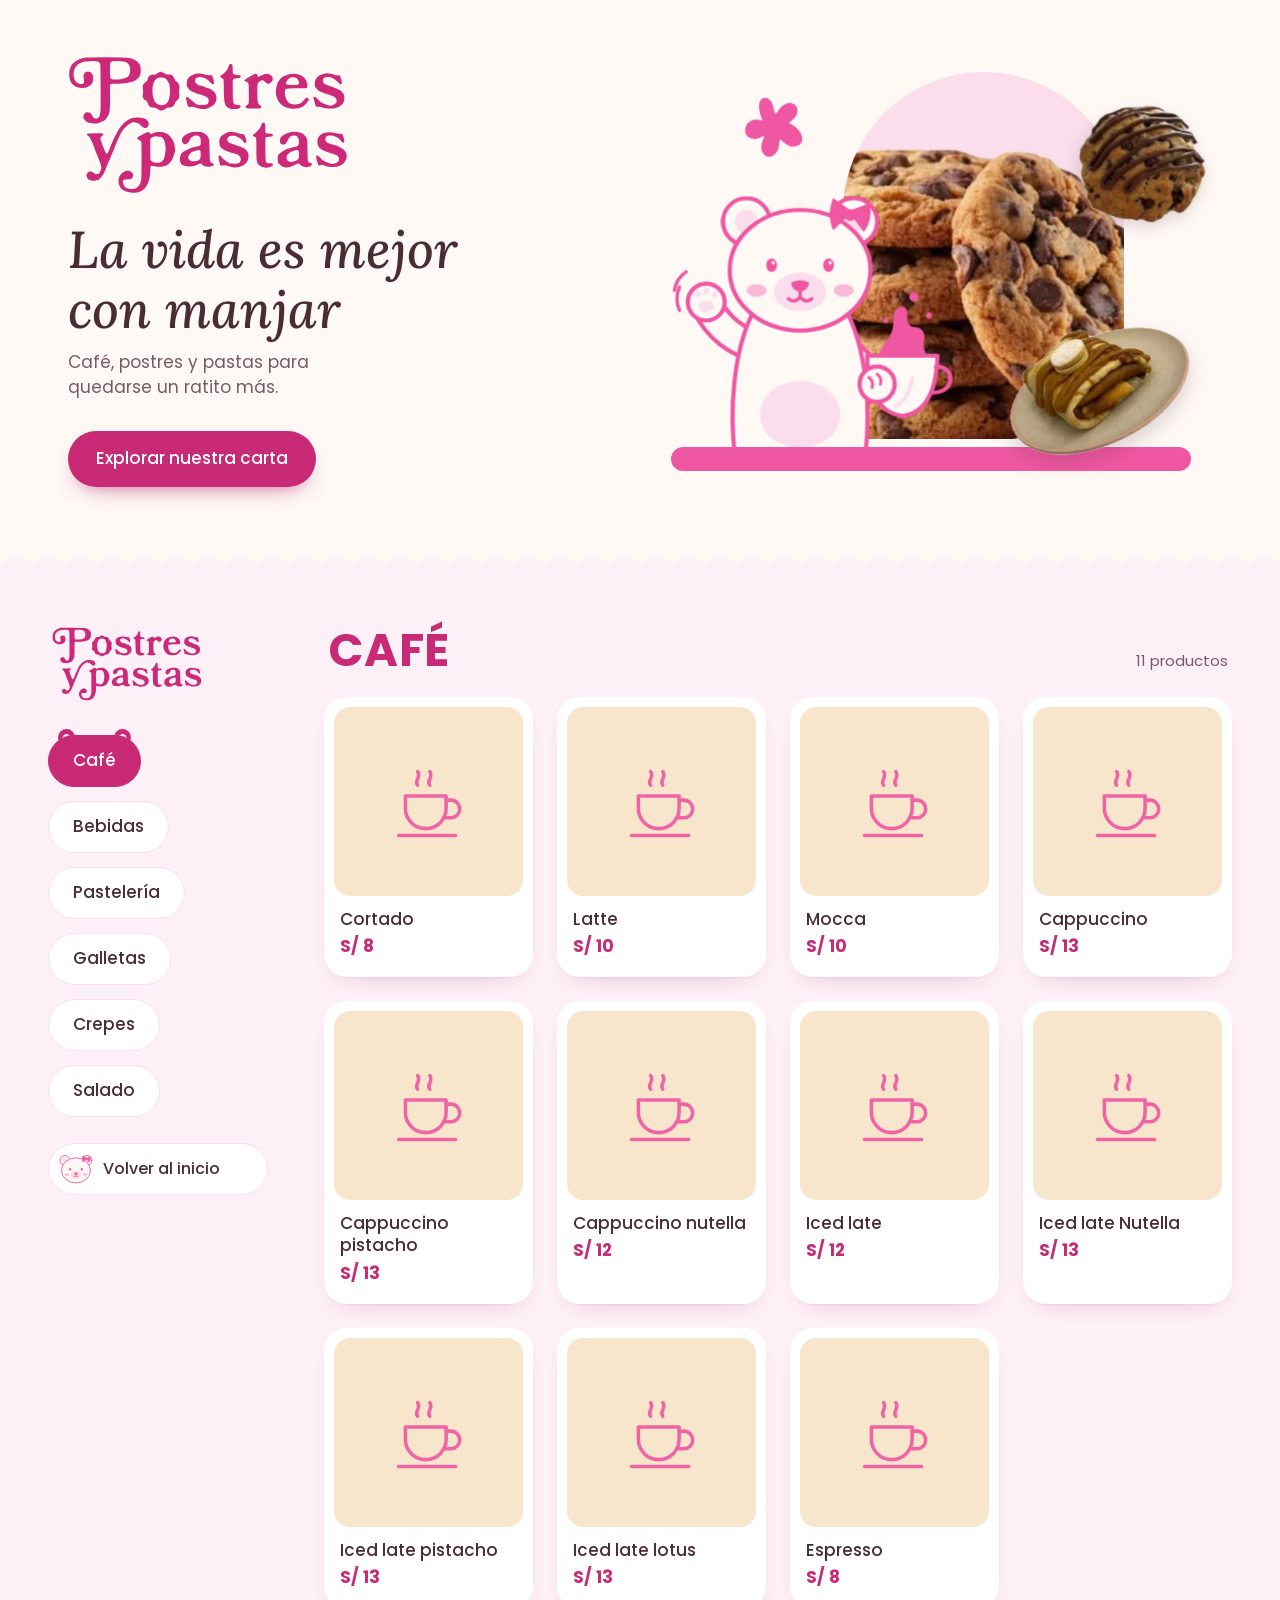
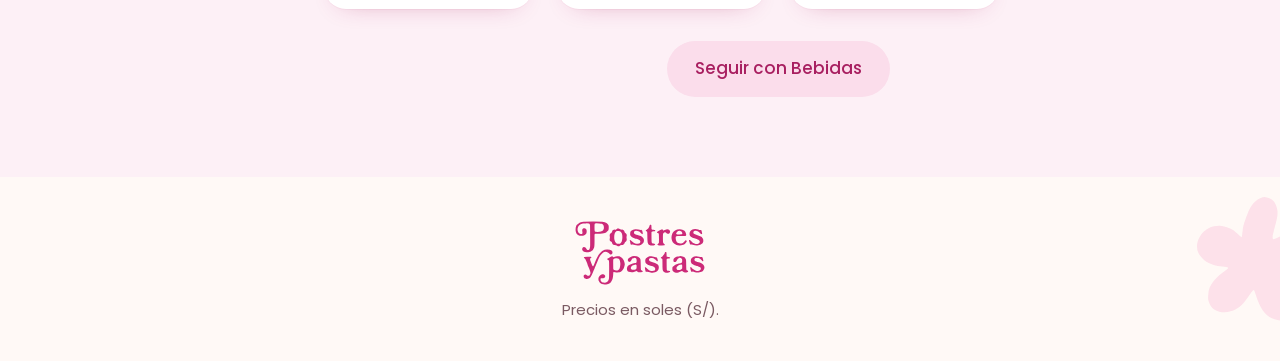
<file: index.html>
<!DOCTYPE html>
<html lang="es">
<head>
  <meta charset="utf-8">
  <meta name="viewport" content="width=device-width, initial-scale=1, viewport-fit=cover">
  <title>Carta | Postres y pastas</title>
  <meta name="description" content="Carta digital de Postres y pastas: café, bebidas, pastelería, galletas, crepes y salados.">
  <meta name="theme-color" content="#FFF9F6">
  <link rel="icon" href="img/marca/osito-cara.svg" type="image/svg+xml">
  <link rel="apple-touch-icon" href="img/marca/icono-180.png">
  <link rel="stylesheet" href="css/fuentes.css">
  <link rel="stylesheet" href="css/estilos.css">
</head>
<body>
  <a class="saltar" href="#carta">Ir a la carta</a>

  <!-- PORTADA -->
  <header class="portada" id="inicio">
    <div class="portada__texto">
      <h1 class="portada__logo">
        <img src="img/marca/logo.svg" alt="Postres y pastas" width="522" height="258">
      </h1>
      <p class="portada__bienvenida" data-texto="bienvenida">Un abrazo de oso en cada taza</p>
      <p class="portada__sub" data-texto="subtitulo">Café, postres y pastas para quedarse un ratito más.</p>
      <div class="portada__acciones">
        <a class="boton boton--principal" href="#carta" data-ir-carta>Explorar nuestra carta</a>
        <a class="boton boton--whatsapp" data-whatsapp hidden target="_blank" rel="noopener">
          <svg aria-hidden="true" viewBox="0 0 24 24" width="22" height="22"><path fill="currentColor" d="M12 2a10 10 0 0 0-8.6 15.1L2 22l5-1.3A10 10 0 1 0 12 2Zm0 18.2a8.2 8.2 0 0 1-4.2-1.1l-.3-.2-3 .8.8-2.9-.2-.3A8.2 8.2 0 1 1 12 20.2Zm4.5-6.1c-.2-.1-1.5-.7-1.7-.8s-.4-.1-.6.1-.6.8-.8 1-.3.2-.5.1a6.7 6.7 0 0 1-3.3-2.9c-.3-.4.3-.4.8-1.3.1-.2 0-.3 0-.4l-.8-1.8c-.2-.5-.4-.4-.6-.4h-.5a1 1 0 0 0-.7.3 3 3 0 0 0-.9 2.2 5.1 5.1 0 0 0 1.1 2.7 11.6 11.6 0 0 0 4.4 3.9c1.6.7 2.3.8 3.1.6a2.6 2.6 0 0 0 1.7-1.2 2.1 2.1 0 0 0 .2-1.2c-.1-.1-.3-.2-.5-.3Z"/></svg>
          Escríbenos por WhatsApp
        </a>
      </div>
    </div>

    <!-- Composición: fotos de la carta + mascota -->
    <div class="escena" aria-hidden="true">
      <div class="escena__arco">
        <img src="img/carta/galletas-pila.webp" alt="" width="401" height="349">
      </div>
      <img class="escena__flor" src="img/marca/flor.svg" alt="">
      <img class="escena__galleta" src="img/carta/galleta-fudge.webp" alt="" width="204" height="187">

      <div class="escena__osito-caja">
      <svg class="escena__osito" viewBox="0 0 360 340">
        <g fill="none" stroke="#F057A2" stroke-width="5" stroke-linecap="round" stroke-linejoin="round">
          <g class="osito__brazo">
            <path d="M118 214 C 90 208 68 190 56 166" stroke-width="40"/>
            <path d="M118 214 C 90 208 68 190 56 166" stroke="#FFF9F6" stroke-width="30"/>
            <circle cx="54" cy="160" r="22" fill="#FFF9F6"/>
            <ellipse cx="54" cy="165" rx="9" ry="7" fill="#FBDDEB" stroke="none"/>
            <circle cx="44" cy="151" r="3.6" fill="#FBDDEB" stroke="none"/>
            <circle cx="54" cy="147" r="3.6" fill="#FBDDEB" stroke="none"/>
            <circle cx="64" cy="151" r="3.6" fill="#FBDDEB" stroke="none"/>
            <path d="M22 142 q -6 14 0 28 M 30 124 q -12 8 -14 22" stroke-width="4"/>
          </g>
          <path d="M214 214 C 232 228 244 244 256 256" stroke-width="40"/>
          <path d="M214 214 C 232 228 244 244 256 256" stroke="#FFF9F6" stroke-width="30"/>
          <path d="M108 176 C 86 222 82 290 88 342 H 244 C 250 290 246 222 224 176" fill="#FFF9F6"/>
          <ellipse cx="166" cy="294" rx="48" ry="40" fill="#FBDDEB" stroke="none"/>
          <circle cx="102" cy="64" r="28" fill="#FFF9F6"/>
          <circle cx="102" cy="64" r="14" fill="#FBDDEB" stroke="none"/>
          <circle cx="230" cy="64" r="28" fill="#FFF9F6"/>
          <circle cx="230" cy="64" r="14" fill="#FBDDEB" stroke="none"/>
          <ellipse cx="166" cy="122" rx="84" ry="72" fill="#FFF9F6"/>
          <path d="M226 52 L 206 38 C 202 50 202 62 206 72 Z M226 52 L 248 44 C 250 56 248 66 242 74 Z" fill="#F057A2" stroke-width="3"/>
          <circle cx="226" cy="56" r="7" fill="#F057A2" stroke="none"/>
          <ellipse cx="166" cy="148" rx="31" ry="23" fill="#FBDDEB" stroke="none"/>
          <path d="M155 137 q 11 -6 22 0 q -2 10 -11 11 q -9 -1 -11 -11z" fill="#F057A2" stroke="none"/>
          <path d="M166 148 v6 M166 154 q -7 8 -14 2 M166 154 q 7 8 14 2" stroke-width="4"/>
          <g class="osito__ojos">
            <ellipse cx="132" cy="116" rx="6.5" ry="8" fill="#F057A2" stroke="none"/>
            <ellipse cx="200" cy="116" rx="6.5" ry="8" fill="#F057A2" stroke="none"/>
            <circle cx="134" cy="113" r="2" fill="#FFF9F6" stroke="none"/>
            <circle cx="202" cy="113" r="2" fill="#FFF9F6" stroke="none"/>
          </g>
          <ellipse cx="114" cy="146" rx="12" ry="7.5" fill="#F9B8D5" stroke="none"/>
          <ellipse cx="218" cy="146" rx="12" ry="7.5" fill="#F9B8D5" stroke="none"/>
          <g class="osito__salpicadura">
            <path d="M258 228 C 262 214 272 206 276 194 C 279 184 276 176 280 170 C 285 163 295 165 294 175 C 293 184 296 190 304 190 C 312 190 316 198 314 206 C 312 214 316 220 318 228 Z" fill="#F057A2" stroke="none"/>
            <circle cx="302" cy="154" r="5.5" fill="#F057A2" stroke="none"/>
            <circle cx="320" cy="176" r="3.5" fill="#F057A2" stroke="none"/>
            <circle cx="268" cy="182" r="3" fill="#F057A2" stroke="none"/>
          </g>
          <path d="M246 224 H 330 C 329 262 318 292 288 296 C 258 292 247 262 246 224 Z" fill="#FFF9F6"/>
          <path d="M328 238 c 22 -4 26 30 -4 30"/>
          <path d="M300 250 c -2 16 -8 28 -20 34" stroke-width="4" stroke="#FBDDEB"/>
          <circle cx="258" cy="258" r="21" fill="#FFF9F6"/>
          <path d="M248 250 q 6 4 4 12 M258 246 q 6 4 4 12" stroke-width="3.5"/>
        </g>
      </svg>
      </div>

      <div class="escena__mostrador"></div>
      <img class="escena__crepe" src="img/carta/crepe.webp" alt="" width="279" height="200">
    </div>
  </header>

  <!-- CARTA -->
  <main class="carta" id="carta" tabindex="-1">
    <nav class="categorias" aria-label="Categorías de la carta">
      <img class="categorias__logo" src="img/marca/logo.svg" alt="" width="522" height="258">
      <div class="categorias__lista" role="tablist" aria-label="Categorías" data-lista-categorias></div>
      <button class="arriba" type="button" data-arriba aria-label="Volver al inicio">
        <img src="img/marca/osito-cara.svg" alt="" width="196" height="172">
        <span class="arriba__texto">Volver al inicio</span>
      </button>
    </nav>

    <div class="carta__contenido">
      <section class="destacados" data-destacados hidden aria-labelledby="titulo-destacados">
        <h2 class="destacados__titulo" id="titulo-destacados">Destacados</h2>
        <ul class="destacados__fila" data-fila-destacados></ul>
      </section>

      <section class="panel" role="tabpanel" data-panel tabindex="-1">
        <noscript><p class="aviso">Activa JavaScript para ver la carta.</p></noscript>
      </section>
    </div>
  </main>

  <footer class="pie">
    <img class="pie__flor" src="img/marca/flor.svg" alt="" width="217" height="229">
    <img class="pie__logo" src="img/marca/logo.svg" alt="Postres y pastas" width="522" height="258">
    <p class="pie__nota">Precios en soles (S/).</p>
    <a class="boton boton--whatsapp" data-whatsapp hidden target="_blank" rel="noopener">
      <svg aria-hidden="true" viewBox="0 0 24 24" width="22" height="22"><path fill="currentColor" d="M12 2a10 10 0 0 0-8.6 15.1L2 22l5-1.3A10 10 0 1 0 12 2Zm0 18.2a8.2 8.2 0 0 1-4.2-1.1l-.3-.2-3 .8.8-2.9-.2-.3A8.2 8.2 0 1 1 12 20.2Zm4.5-6.1c-.2-.1-1.5-.7-1.7-.8s-.4-.1-.6.1-.6.8-.8 1-.3.2-.5.1a6.7 6.7 0 0 1-3.3-2.9c-.3-.4.3-.4.8-1.3.1-.2 0-.3 0-.4l-.8-1.8c-.2-.5-.4-.4-.6-.4h-.5a1 1 0 0 0-.7.3 3 3 0 0 0-.9 2.2 5.1 5.1 0 0 0 1.1 2.7 11.6 11.6 0 0 0 4.4 3.9c1.6.7 2.3.8 3.1.6a2.6 2.6 0 0 0 1.7-1.2 2.1 2.1 0 0 0 .2-1.2c-.1-.1-.3-.2-.5-.3Z"/></svg>
      Escríbenos por WhatsApp
    </a>
  </footer>

  <!-- VENTANA DE DETALLE -->
  <dialog class="detalle" data-detalle aria-labelledby="detalle-nombre">
    <div class="detalle__marco" data-cerrar-fuera>
      <div class="detalle__hoja" data-hoja>
        <img class="detalle__osito" src="img/marca/osito-asoma.svg" alt="" width="196" height="196">
        <button class="detalle__cerrar" type="button" data-cerrar aria-label="Cerrar">
          <svg viewBox="0 0 24 24" width="22" height="22" aria-hidden="true"><path d="M6 6l12 12M18 6 6 18" stroke="currentColor" stroke-width="2.4" stroke-linecap="round"/></svg>
        </button>
        <div class="detalle__contenido" data-contenido>
          <div class="detalle__asa" aria-hidden="true"></div>
          <div class="detalle__foto" data-detalle-foto></div>
          <div class="detalle__info">
            <p class="detalle__categoria" data-detalle-categoria></p>
            <h3 class="detalle__nombre" id="detalle-nombre" data-detalle-nombre></h3>
            <p class="detalle__precio" data-detalle-precio></p>
            <p class="detalle__desc" data-detalle-desc></p>
            <p class="detalle__nota" data-detalle-nota></p>
            <button class="boton boton--suave detalle__volver" type="button" data-cerrar>Volver a la carta</button>
          </div>
        </div>
      </div>
    </div>
  </dialog>

  <script src="data/carta.js"></script>
  <script src="js/app.js"></script>
</body>
</html>
</file>
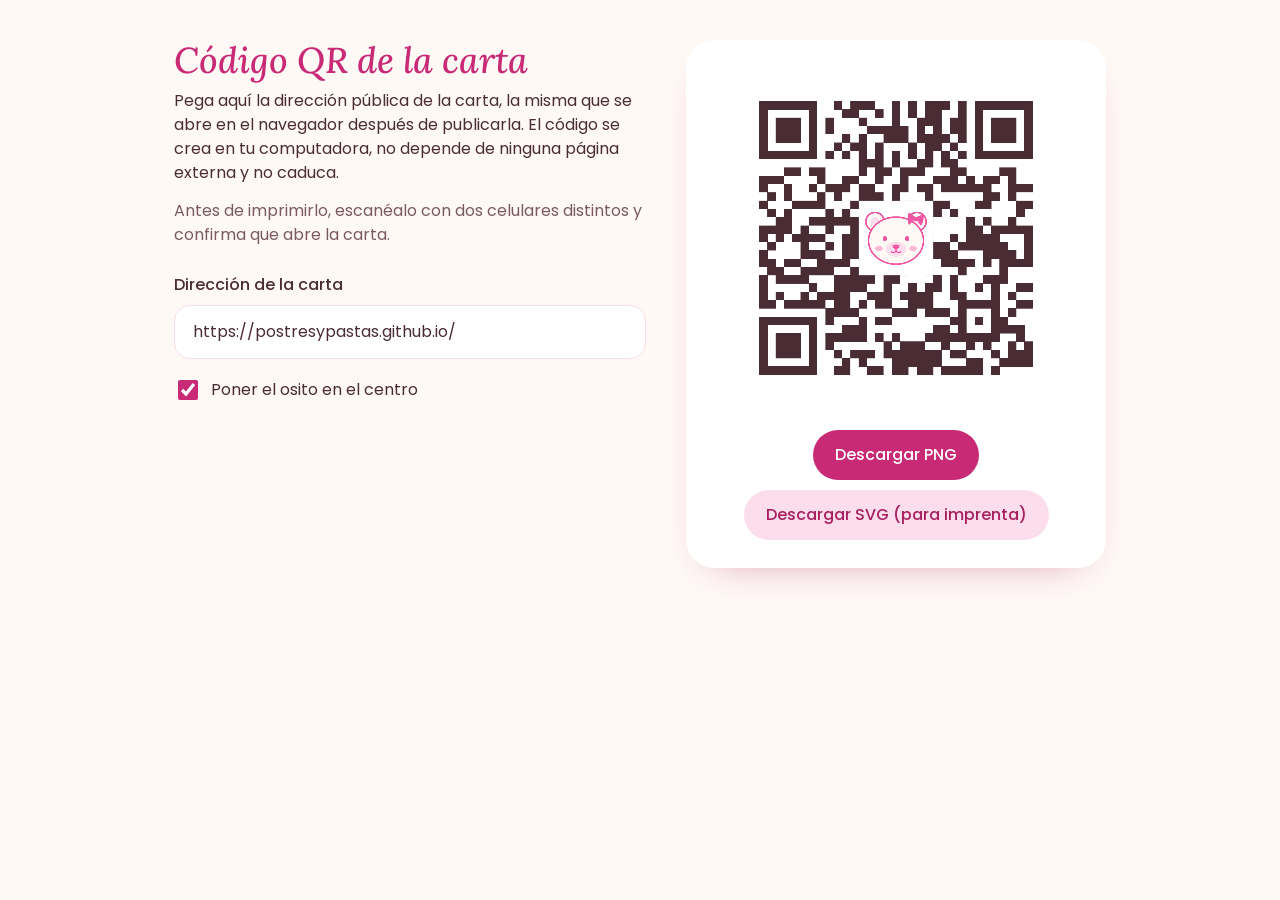
<file: herramientas/qr.html>
<!DOCTYPE html>
<html lang="es">
<head>
  <meta charset="utf-8">
  <meta name="viewport" content="width=device-width, initial-scale=1">
  <title>Código QR de la carta | Postres y pastas</title>
  <link rel="icon" href="../img/marca/osito-cara.svg" type="image/svg+xml">
  <link rel="stylesheet" href="../css/fuentes.css">
  <style>
    :root { --leche: #FFF9F6; --frambuesa: #C82A76; --algodon: #FBDDEB; --cacao: #4A2C34; --cacao-suave: #7A5A62; }
    * { box-sizing: border-box; }
    body { margin: 0; background: var(--leche); color: var(--cacao); font: 400 1rem/1.5 "Poppins", system-ui, sans-serif; }
    main { max-width: 980px; margin: 0 auto; padding: 40px 24px 64px; display: grid; gap: 40px; }
    @media (min-width: 820px) { main { grid-template-columns: 1fr 420px; align-items: start; } }
    h1 { margin: 0 0 8px; font: italic 500 2.25rem/1.15 "Lora", Georgia, serif; color: var(--frambuesa); }
    p { margin: 0 0 14px; max-width: 52ch; }
    .suave { color: var(--cacao-suave); }
    label { display: block; font-weight: 500; margin: 26px 0 8px; }
    input[type="url"] {
      width: 100%; min-height: 54px; padding: 0 18px; border-radius: 16px;
      border: 1.5px solid var(--algodon); background: #fff; font: inherit; color: inherit;
    }
    input[type="url"]:focus { outline: 3px solid var(--frambuesa); outline-offset: 2px; }
    .casilla { display: flex; gap: 10px; align-items: center; font-weight: 400; margin-top: 18px; }
    .casilla input { width: 20px; height: 20px; accent-color: var(--frambuesa); }
    .vista { background: #fff; border-radius: 28px; padding: 28px; text-align: center; box-shadow: 0 16px 40px -28px rgba(168, 31, 96, .6); }
    canvas { width: 100%; max-width: 340px; height: auto; display: block; margin: 0 auto; }
    .vacio { padding: 60px 10px; color: var(--cacao-suave); }
    .botones { display: flex; flex-wrap: wrap; gap: 10px; justify-content: center; margin-top: 22px; }
    .boton {
      display: inline-flex; align-items: center; min-height: 50px; padding: 0 22px; border-radius: 999px;
      background: var(--frambuesa); color: #fff; text-decoration: none; font-weight: 500;
    }
    .boton--suave { background: var(--algodon); color: #A81F60; }
    .aviso { margin-top: 14px; font-size: .9375rem; color: #A81F60; }
  </style>
</head>
<body>
  <main>
    <section>
      <h1>Código QR de la carta</h1>
      <p>Pega aquí la dirección pública de la carta, la misma que se abre en el navegador después de publicarla. El código se crea en tu computadora, no depende de ninguna página externa y no caduca.</p>
      <p class="suave">Antes de imprimirlo, escanéalo con dos celulares distintos y confirma que abre la carta.</p>

      <label for="url">Dirección de la carta</label>
      <input id="url" type="url" inputmode="url" placeholder="https://..." autocomplete="off" spellcheck="false">
      <p class="aviso" id="aviso" hidden></p>

      <label class="casilla"><input type="checkbox" id="osito" checked> Poner el osito en el centro</label>
    </section>

    <section class="vista" aria-live="polite">
      <canvas id="lienzo" width="1200" height="1200" hidden aria-label="Código QR de la carta"></canvas>
      <p class="vacio" id="vacio">Todavía no hay una dirección pública. Cuando publiques la carta, pégala a la izquierda y aquí aparecerá el código.</p>
      <div class="botones" id="botones" hidden>
        <a class="boton" id="png" download="qr-carta-postres-y-pastas.png">Descargar PNG</a>
        <a class="boton boton--suave" id="svg" download="qr-carta-postres-y-pastas.svg">Descargar SVG (para imprenta)</a>
      </div>
    </section>
  </main>

  <script src="../data/carta.js"></script>
  <script src="qr-codigo.js"></script>
  <script>
  (function () {
    "use strict";
    const COLOR = "#4A2C34";
    const MARGEN = 4; // módulos de borde blanco que exige el estándar
    const OSITO = '<svg xmlns="http://www.w3.org/2000/svg" viewBox="68 28 196 172"><g fill="none" stroke="#F057A2" stroke-width="5" stroke-linecap="round" stroke-linejoin="round"><circle cx="102" cy="64" r="28" fill="#FFF9F6"/><circle cx="102" cy="64" r="14" fill="#FBDDEB" stroke="none"/><circle cx="230" cy="64" r="28" fill="#FFF9F6"/><circle cx="230" cy="64" r="14" fill="#FBDDEB" stroke="none"/><ellipse cx="166" cy="122" rx="84" ry="72" fill="#FFF9F6"/><path d="M226 52 L 206 38 C 202 50 202 62 206 72 Z M226 52 L 248 44 C 250 56 248 66 242 74 Z" fill="#F057A2" stroke-width="3"/><circle cx="226" cy="56" r="7" fill="#F057A2" stroke="none"/><ellipse cx="166" cy="148" rx="31" ry="23" fill="#FBDDEB" stroke="none"/><path d="M155 137 q 11 -6 22 0 q -2 10 -11 11 q -9 -1 -11 -11z" fill="#F057A2" stroke="none"/><path d="M166 148 v6 M166 154 q -7 8 -14 2 M166 154 q 7 8 14 2" stroke-width="4"/><ellipse cx="132" cy="116" rx="6.5" ry="8" fill="#F057A2" stroke="none"/><ellipse cx="200" cy="116" rx="6.5" ry="8" fill="#F057A2" stroke="none"/><ellipse cx="114" cy="146" rx="12" ry="7.5" fill="#F9B8D5" stroke="none"/><ellipse cx="218" cy="146" rx="12" ry="7.5" fill="#F9B8D5" stroke="none"/></g></svg>';

    const entrada = document.getElementById("url");
    const conOsito = document.getElementById("osito");
    const lienzo = document.getElementById("lienzo");
    const aviso = document.getElementById("aviso");
    const imgOsito = new Image();
    imgOsito.src = "data:image/svg+xml;charset=utf-8," + encodeURIComponent(OSITO);

    const guardada = window.CARTA && window.CARTA.negocio && window.CARTA.negocio.urlPublica;
    if (guardada) entrada.value = guardada;

    function validar(texto) {
      if (!texto) return "";
      if (!/^https?:\/\/[^\s/]+\.[^\s/]+/i.test(texto)) return "La dirección debe empezar con https:// y ser la de la carta ya publicada.";
      if (/^https?:\/\/(localhost|127\.|192\.168\.)/i.test(texto)) return "Esa dirección solo funciona en tu computadora. Usa la dirección pública.";
      return null;
    }

    function dibujar() {
      const texto = entrada.value.trim();
      const error = validar(texto);
      aviso.hidden = !error;
      aviso.textContent = error || "";
      const listo = error === null;
      lienzo.hidden = !listo;
      document.getElementById("botones").hidden = !listo;
      document.getElementById("vacio").hidden = listo;
      if (!listo) return;

      const qr = QRCodigo.crear(texto, conOsito.checked ? "H" : "M");
      const n = qr.tamano + MARGEN * 2;
      const ctx = lienzo.getContext("2d");
      const lado = lienzo.width;
      const mod = lado / n;
      ctx.fillStyle = "#fff";
      ctx.fillRect(0, 0, lado, lado);
      ctx.fillStyle = COLOR;
      let ruta = "";
      for (let y = 0; y < qr.tamano; y++) for (let x = 0; x < qr.tamano; x++) {
        if (!qr.oscuro(x, y)) continue;
        ctx.fillRect(Math.floor((x + MARGEN) * mod), Math.floor((y + MARGEN) * mod), Math.ceil(mod), Math.ceil(mod));
        ruta += "M" + (x + MARGEN) + " " + (y + MARGEN) + "h1v1h-1z";
      }

      let centroSVG = "";
      if (conOsito.checked) {
        const caja = Math.round(qr.tamano * 0.24) | 1; // lado del recuadro central en módulos
        const ini = (n - caja) / 2;
        ctx.fillStyle = "#fff";
        ctx.fillRect(ini * mod, ini * mod, caja * mod, caja * mod);
        const ancho = caja * mod * 0.86, alto = ancho * 172 / 196;
        ctx.drawImage(imgOsito, (lado - ancho) / 2, (lado - alto) / 2, ancho, alto);
        const w = caja * 0.86;
        centroSVG = '<rect x="' + ini + '" y="' + ini + '" width="' + caja + '" height="' + caja + '" fill="#fff"/>' +
          OSITO.replace("<svg ", '<svg x="' + (n - w) / 2 + '" y="' + (n - w * 172 / 196) / 2 + '" width="' + w + '" height="' + (w * 172 / 196) + '" ');
      }

      const svg = '<svg xmlns="http://www.w3.org/2000/svg" viewBox="0 0 ' + n + " " + n + '" shape-rendering="crispEdges"><rect width="100%" height="100%" fill="#fff"/><path fill="' + COLOR + '" d="' + ruta + '"/>' + centroSVG + "</svg>";
      document.getElementById("svg").href = URL.createObjectURL(new Blob([svg], { type: "image/svg+xml" }));
      try {
        document.getElementById("png").href = lienzo.toDataURL("image/png");
        document.getElementById("png").hidden = false;
      } catch (e) {
        document.getElementById("png").hidden = true; // algunos navegadores bloquean el PNG; el SVG sigue disponible
      }
    }

    entrada.addEventListener("input", dibujar);
    conOsito.addEventListener("change", dibujar);
    if (imgOsito.complete) dibujar(); else imgOsito.onload = dibujar;
  })();
  </script>
</body>
</html>
</file>
<file: css/fuentes.css>
/* Tipografías incrustadas (Poppins y Lora, licencia SIL OFL 1.1).
   Van dentro del CSS para que también funcionen al abrir index.html con doble clic. */
@font-face{font-family:"Poppins";src:url([data-uri]) format("woff");font-weight:400;font-style:normal;font-display:swap}
@font-face{font-family:"Poppins";src:url([data-uri]) format("woff");font-weight:500;font-style:normal;font-display:swap}
@font-face{font-family:"Poppins";src:url([data-uri]) format("woff");font-weight:700;font-style:normal;font-display:swap}
@font-face{font-family:"Lora";src:url([data-uri]) format("woff");font-weight:500;font-style:italic;font-display:swap}
</file>
<file: css/estilos.css>
/* ============================================================
   Postres y pastas · Carta digital
   Colores tomados de la carta impresa (rosa #F057A2 y #CC2A78
   sobre fondo crema). Tipografías: Poppins y Lora Itálica,
   incrustadas en fuentes.css.
   ============================================================ */

:root {
  --leche: #FFF9F6;          /* fondo general */
  --blanco: #FFFFFF;
  --fresa: #F057A2;          /* ilustraciones y adornos */
  --frambuesa: #C82A76;      /* textos rosados, precios, botones */
  --frambuesa-hondo: #A81F60;
  --algodon: #FBDDEB;        /* rosa pastel */
  --algodon-claro: #FDF0F6;
  --manjar: #F8E6CC;         /* pastel caramelo */
  --pistacho: #E3EDD5;       /* pastel verde */
  --cacao: #4A2C34;          /* texto principal */
  --cacao-suave: #7A5A62;    /* texto secundario */

  --sans: "Poppins", system-ui, -apple-system, "Segoe UI", Roboto, sans-serif;
  --serif: "Lora", Georgia, "Times New Roman", serif;

  --radio-tarjeta: 22px;
  --radio-foto: 16px;
  --sombra: 0 1px 0 rgba(200, 42, 118, .05), 0 10px 26px -18px rgba(168, 31, 96, .45);
  --dock: 74px;
  --rebote: cubic-bezier(.34, 1.5, .64, 1);
  --suave: cubic-bezier(.2, .85, .25, 1);
}

*, *::before, *::after { box-sizing: border-box; }

html { -webkit-text-size-adjust: 100%; }
@media (prefers-reduced-motion: no-preference) {
  html { scroll-behavior: smooth; }
}
html.con-detalle { overflow: hidden; }

body {
  margin: 0;
  background: var(--leche);
  color: var(--cacao);
  font-family: var(--sans);
  font-size: 1rem;
  line-height: 1.5;
  -webkit-font-smoothing: antialiased;
  padding-bottom: calc(var(--dock) + env(safe-area-inset-bottom));
}

img, svg { display: block; max-width: 100%; height: auto; }
button { font: inherit; color: inherit; }
:focus-visible { outline: 3px solid var(--frambuesa); outline-offset: 3px; border-radius: 12px; }

.saltar {
  position: absolute; left: 12px; top: -60px; z-index: 50;
  background: var(--frambuesa); color: #fff; padding: 10px 16px; border-radius: 999px; text-decoration: none;
}
.saltar:focus { top: 12px; }

/* ---------- Botones ---------- */
.boton {
  display: inline-flex; align-items: center; justify-content: center; gap: 10px;
  min-height: 56px; padding: 0 28px; border-radius: 999px; border: 0;
  font: 500 1.0625rem/1 var(--sans); text-decoration: none; cursor: pointer;
  transition: background-color .2s, transform .15s, box-shadow .2s;
  -webkit-tap-highlight-color: transparent;
}
.boton:active { transform: scale(.97); }
.boton--principal {
  background: var(--frambuesa); color: #fff;
  box-shadow: 0 10px 22px -12px rgba(168, 31, 96, .8);
}
.boton--principal:hover { background: var(--frambuesa-hondo); }
.boton--suave { background: var(--algodon); color: var(--frambuesa-hondo); }
.boton--suave:hover { background: #F8CFE1; }
.boton--whatsapp { background: var(--blanco); color: #136C3A; border: 1.5px solid #CFE8D8; }
.boton--whatsapp:hover { background: #F1FAF4; }
[hidden] { display: none !important; }

/* ============================================================
   PORTADA
   ============================================================ */
.portada {
  display: flex; flex-direction: column; align-items: center; text-align: center;
  padding: calc(18px + env(safe-area-inset-top)) 20px 40px;
  overflow: hidden;
}
.portada__texto { display: contents; }
.portada__logo { order: 1; margin: 0; width: min(180px, 48vw); }
.escena { order: 2; }
.portada__bienvenida { order: 3; }
.portada__sub { order: 4; }
.portada__acciones { order: 5; }

.portada__bienvenida {
  margin: 18px 0 0;
  font: italic 500 clamp(1.75rem, 7.2vw, 2.25rem)/1.15 var(--serif);
  color: var(--cacao);
  max-width: 16ch;
  text-wrap: balance;
}
.portada__sub {
  margin: 10px 0 0;
  color: var(--cacao-suave);
  max-width: 30ch;
  text-wrap: balance;
}
.portada__acciones {
  display: flex; flex-direction: column; gap: 12px;
  width: 100%; max-width: 360px; margin-top: 24px;
}

/* Escena: arco con galletas, osito detrás del mostrador, crepe y galleta */
.escena {
  position: relative;
  width: min(340px, 88vw, calc(40svh * 1.3));
  aspect-ratio: 360 / 276;
  margin-top: 14px;
}
.escena__arco {
  position: absolute; left: 33%; top: 0; width: 54%; height: 92%;
  background: var(--algodon);
  border-radius: 999px 999px 18px 18px;
  overflow: hidden;
}
.escena__arco img {
  position: absolute; left: -6%; bottom: -2%;
  width: 122%; max-width: none;
}
.escena__flor { position: absolute; left: 14%; top: 6%; width: 11%; transform: rotate(-12deg); }
.escena__galleta {
  position: absolute; right: -3%; top: 8%; width: 25%;
  transform: rotate(12deg);
  filter: drop-shadow(0 6px 8px rgba(74, 44, 52, .18));
}
.escena__osito-caja {
  position: absolute; left: -2%; bottom: 4.5%; width: 58%;
  aspect-ratio: 360 / 340; overflow: hidden;
}
.escena__osito { width: 100%; height: 100%; }
.escena__mostrador {
  position: absolute; left: 0; right: 0; bottom: 0; height: 6%;
  background: var(--fresa); border-radius: 999px;
}
.escena__crepe {
  position: absolute; right: 0; bottom: 3.5%; width: 35%;
  filter: drop-shadow(0 8px 10px rgba(74, 44, 52, .2));
}

/* Animación de entrada: un solo momento orquestado */
@media (prefers-reduced-motion: no-preference) {
  .portada__logo { animation: aparecer .7s var(--suave) both; }
  .escena__arco { animation: crecer .7s .1s var(--suave) both; transform-origin: 50% 100%; }
  .escena__flor { animation: pegatina .5s .55s var(--rebote) both; }
  .escena__osito { animation: asomar .8s .3s var(--rebote) both; }
  .osito__brazo {
    transform-box: view-box; transform-origin: 118px 214px;
    animation: saludar 1.3s 1.05s ease-in-out both;
  }
  .escena__crepe { animation: pegatina .6s .7s var(--rebote) both; }
  .escena__galleta { animation: pegatina-girada .6s .85s var(--rebote) both; }
  .portada__bienvenida { animation: aparecer .7s .45s var(--suave) both; }
  .portada__sub { animation: aparecer .7s .55s var(--suave) both; }
  .portada__acciones { animation: aparecer .7s .65s var(--suave) both; }
}
@keyframes aparecer { from { opacity: 0; transform: translateY(14px); } }
@keyframes crecer { from { opacity: 0; transform: scaleY(.3); } }
@keyframes asomar { from { transform: translateY(100%); } }
@keyframes pegatina { from { opacity: 0; transform: scale(.5) rotate(-10deg); } }
@keyframes pegatina-girada { from { opacity: 0; transform: scale(.5) rotate(-20deg); } to { transform: rotate(12deg); } }
@keyframes saludar {
  0%, 100% { transform: rotate(0); }
  18% { transform: rotate(16deg); }
  36% { transform: rotate(-5deg); }
  56% { transform: rotate(14deg); }
  76% { transform: rotate(-3deg); }
}

/* ============================================================
   CARTA
   ============================================================ */
.carta {
  position: relative;
  background: var(--algodon-claro);
  padding: 34px 16px 40px;
  outline: none;
}
/* borde ondulado, como el toldo de una pastelería */
.carta::before {
  content: ""; position: absolute; left: 0; right: 0; top: -15px; height: 16px;
  background: radial-gradient(circle at 16px 16px, var(--algodon-claro) 15.5px, transparent 16px) 0 0 / 32px 16px repeat-x;
  pointer-events: none;
}

/* Navegación de categorías: en celular es una barra fija abajo */
.categorias {
  position: fixed; left: 0; right: 0; bottom: 0; z-index: 30;
  display: flex; align-items: center;
  background: rgba(255, 249, 246, .96);
  -webkit-backdrop-filter: blur(12px); backdrop-filter: blur(12px);
  border-top: 1px solid var(--algodon);
  box-shadow: 0 -10px 24px -18px rgba(168, 31, 96, .45);
  padding-bottom: env(safe-area-inset-bottom);
}
.categorias__logo { display: none; }
.categorias__lista {
  flex: 1; display: flex; gap: 8px;
  overflow-x: auto; overscroll-behavior-x: contain;
  scroll-snap-type: x proximity; scrollbar-width: none;
  padding: 16px 16px 10px;
  -webkit-mask-image: linear-gradient(90deg, #000 calc(100% - 28px), transparent);
          mask-image: linear-gradient(90deg, #000 calc(100% - 28px), transparent);
}
.categorias__lista::-webkit-scrollbar { display: none; }

.chip {
  position: relative; flex: none; scroll-snap-align: center;
  min-height: 46px; padding: 0 20px;
  border-radius: 999px; border: 1.5px solid var(--algodon);
  background: var(--blanco); color: var(--cacao);
  font: 500 1rem/1 var(--sans); white-space: nowrap; cursor: pointer;
  transition: background-color .2s, color .2s, border-color .2s, transform .15s;
  -webkit-tap-highlight-color: transparent;
}
.chip:active { transform: scale(.96); }
/* las orejitas de osito aparecen en la categoría elegida */
.chip::before, .chip::after {
  content: ""; position: absolute; top: -7px; z-index: -1;
  width: 17px; height: 17px; border-radius: 50%;
  background: radial-gradient(circle at 50% 55%, var(--algodon) 0 4px, var(--frambuesa) 4.5px);
  transform: scale(0) translateY(6px);
  transition: transform .3s var(--rebote);
}
.chip::before { left: 9px; }
.chip::after { right: 9px; }
.chip[aria-selected="true"] { background: var(--frambuesa); border-color: var(--frambuesa); color: #fff; }
.chip[aria-selected="true"]::before,
.chip[aria-selected="true"]::after { transform: none; }
@media (hover: hover) {
  .chip:hover:not([aria-selected="true"]) { border-color: var(--fresa); color: var(--frambuesa); }
}

/* Botón para volver al inicio (cara del osito) */
.arriba {
  flex: none; display: flex; align-items: center; gap: 10px;
  margin: 6px 12px 0 2px; padding: 0;
  width: 48px; height: 48px; justify-content: center;
  border-radius: 50%; border: 1.5px solid var(--algodon); background: var(--blanco);
  cursor: pointer; transition: transform .25s var(--rebote), opacity .2s, width .25s, margin .25s;
  -webkit-tap-highlight-color: transparent;
}
.arriba img { width: 34px; }
.arriba__texto { display: none; }
.arriba:active { transform: scale(.92); }
.en-portada .arriba { width: 0; margin: 0; border-width: 0; opacity: 0; pointer-events: none; transform: scale(.5); }

/* Contenido de la carta */
.carta__contenido { min-width: 0; }

.panel { scroll-margin-top: 16px; outline: none; }
.panel__cabecera {
  display: flex; align-items: baseline; justify-content: space-between; gap: 12px;
  margin: 0 4px 18px;
}
.panel__titulo {
  margin: 0;
  font: 700 clamp(2rem, 9vw, 2.875rem)/1 var(--sans);
  text-transform: uppercase; letter-spacing: .01em;
  color: var(--frambuesa);
}
.panel__cuenta { margin: 0; color: var(--cacao-suave); font-size: .9375rem; white-space: nowrap; }

.rejilla {
  list-style: none; margin: 0; padding: 0;
  display: grid; grid-template-columns: repeat(2, minmax(0, 1fr)); gap: 14px;
}
.rejilla > li { display: flex; }

.tarjeta {
  appearance: none; -webkit-appearance: none;
  display: flex; flex-direction: column; align-items: stretch; gap: 4px;
  width: 100%; padding: 8px 8px 16px; border: 0; border-radius: var(--radio-tarjeta);
  background: var(--blanco); box-shadow: var(--sombra);
  text-align: left; cursor: pointer;
  transition: transform .2s var(--suave), box-shadow .2s;
  -webkit-tap-highlight-color: transparent;
}
.tarjeta:active { transform: scale(.975); }
.tarjeta:focus-visible { border-radius: var(--radio-tarjeta); }

.tarjeta__foto, .detalle__foto {
  position: relative; display: grid; place-items: center;
  aspect-ratio: 1; border-radius: var(--radio-foto); overflow: hidden;
  background: var(--tono, var(--algodon));
  color: var(--fresa);
}
.tarjeta__foto { margin-bottom: 8px; }
.tarjeta__foto img, .detalle__foto img {
  width: 100%; height: 100%; object-fit: cover;
  transition: transform .5s var(--suave);
}
.foto-vacia { width: 46%; opacity: .9; }
.foto-vacia path, .foto-vacia circle, .foto-vacia ellipse, .foto-vacia rect {
  fill: none; stroke: currentColor; stroke-width: 2.6; stroke-linecap: round; stroke-linejoin: round;
}
.foto-vacia .relleno { fill: currentColor; stroke: none; }
.sello {
  position: absolute; left: 8px; bottom: 8px;
  padding: 4px 10px; border-radius: 999px;
  background: rgba(255, 255, 255, .92); color: var(--cacao);
  font-size: .75rem; font-weight: 500; line-height: 1.4;
}

.tarjeta__categoria { padding: 0 6px; font-size: .875rem; font-weight: 500; color: var(--frambuesa); }
.tarjeta__nombre { padding: 0 6px; font-weight: 500; font-size: 1rem; line-height: 1.3; color: var(--cacao); }
.tarjeta__precio { padding: 0 6px; font-weight: 700; font-size: 1.0625rem; color: var(--frambuesa); font-variant-numeric: tabular-nums; }
.tarjeta__precio--pendiente, .detalle__precio--pendiente {
  font: italic 500 .9375rem/1.3 var(--serif); color: var(--cacao-suave);
}
.tarjeta__desc { padding: 0 6px; font-size: .875rem; line-height: 1.4; color: var(--cacao-suave); }

@media (hover: hover) {
  .tarjeta:hover { transform: translateY(-4px); box-shadow: 0 1px 0 rgba(200, 42, 118, .06), 0 18px 34px -18px rgba(168, 31, 96, .55); }
  .tarjeta:hover .tarjeta__foto img { transform: scale(1.05); }
  .tarjeta:hover .foto-vacia { transform: rotate(-4deg) scale(1.04); }
  .foto-vacia { transition: transform .4s var(--rebote); }
}

/* Al cambiar de categoría, las tarjetas entran rápido y en cascada */
@media (prefers-reduced-motion: no-preference) {
  .panel[data-entrando] .panel__cabecera { animation: aparecer .3s var(--suave) both; }
  .panel[data-entrando] .rejilla > li {
    animation: aparecer .35s var(--suave) both;
    animation-delay: calc(min(var(--i), 8) * 35ms);
  }
}

.panel__siguiente { width: 100%; margin-top: 24px; }

/* Destacados (solo aparece si marcas productos con destacado: true) */
.destacados { margin-bottom: 34px; }
.destacados__titulo {
  margin: 0 4px 14px;
  font: italic 500 1.75rem/1.2 var(--serif); color: var(--frambuesa);
}
.destacados__fila {
  list-style: none; margin: 0 -16px; padding: 4px 16px 14px;
  display: flex; gap: 14px; overflow-x: auto; scroll-snap-type: x mandatory; scrollbar-width: none;
}
.destacados__fila::-webkit-scrollbar { display: none; }
.destacados__fila > li { flex: 0 0 min(64%, 240px); display: flex; scroll-snap-align: start; }

.aviso {
  margin: 0; padding: 20px; border-radius: var(--radio-tarjeta);
  background: var(--blanco); color: var(--cacao);
}

/* ---------- Pie ---------- */
.pie {
  position: relative; overflow: hidden;
  display: flex; flex-direction: column; align-items: center; gap: 14px;
  padding: 44px 20px 40px; text-align: center;
}
.pie__logo { width: 130px; }
.pie__flor { position: absolute; width: 120px; right: -34px; top: 18px; opacity: .14; transform: rotate(18deg); }
.pie__nota { margin: 0; color: var(--cacao-suave); font-size: .9375rem; }

/* ============================================================
   VENTANA DE DETALLE (hoja inferior en celular, tarjeta en pantallas grandes)
   ============================================================ */
.detalle {
  padding: 0; margin: 0; border: 0;
  width: 100%; height: 100%; max-width: 100%; max-height: 100%;
  background: transparent; overflow: hidden;
}
.detalle::backdrop { background: transparent; }
.detalle__marco {
  position: absolute; inset: 0;
  display: flex; align-items: flex-end; justify-content: center;
  background: rgba(74, 44, 52, 0);
  transition: background-color .3s;
}
.detalle[data-abierto] .detalle__marco { background: rgba(74, 44, 52, .45); }

.detalle__hoja {
  position: relative; width: 100%;
  background: var(--leche);
  border-radius: 28px 28px 0 0;
  box-shadow: 0 -20px 40px -20px rgba(74, 44, 52, .4);
  transform: translateY(105%);
  transition: transform .34s var(--suave);
}
.detalle[data-abierto] .detalle__hoja { transform: none; }

.detalle__contenido {
  max-height: calc(100svh - 84px);
  overflow-y: auto; overscroll-behavior: contain;
  padding: 12px 18px calc(22px + env(safe-area-inset-bottom));
  border-radius: inherit;
}
.detalle__asa { width: 44px; height: 5px; border-radius: 99px; background: var(--algodon); margin: 0 auto 14px; }

.detalle__osito {
  position: absolute; left: 26px; top: -79px; width: 96px; pointer-events: none;
  opacity: 0; transform: translateY(16px);
  transition: opacity .25s .12s, transform .45s .12s var(--rebote);
}
.detalle[data-abierto] .detalle__osito { opacity: 1; transform: none; }

.detalle__cerrar {
  position: absolute; right: 14px; top: 14px; z-index: 2;
  width: 46px; height: 46px; display: grid; place-items: center;
  border: 0; border-radius: 50%; background: var(--blanco); color: var(--cacao);
  box-shadow: 0 6px 16px -8px rgba(74, 44, 52, .5); cursor: pointer;
}
.detalle__cerrar:active { transform: scale(.92); }

.detalle__foto { aspect-ratio: 4 / 3; border-radius: 20px; }
.detalle__foto .foto-vacia { width: 30%; }

.detalle__info { padding: 18px 4px 0; }
.detalle__categoria { margin: 0 0 4px; color: var(--frambuesa); font-weight: 500; font-size: .9375rem; }
.detalle__nombre { margin: 0; font: 700 1.625rem/1.2 var(--sans); color: var(--cacao); text-wrap: balance; }
.detalle__precio { margin: 10px 0 0; font: 700 1.5rem/1.2 var(--sans); color: var(--frambuesa); font-variant-numeric: tabular-nums; }
.detalle__precio--pendiente { font-size: 1.0625rem; }
.detalle__desc { margin: 12px 0 0; font-size: 1.0625rem; color: var(--cacao); }
.detalle__nota { margin: 14px 0 0; font: italic 500 .9375rem/1.4 var(--serif); color: var(--cacao-suave); }
.detalle__volver { width: 100%; margin-top: 24px; }

@media (prefers-reduced-motion: reduce) {
  *, *::before, *::after { transition-duration: .01ms !important; animation-duration: .01ms !important; animation-delay: 0s !important; }
}

/* ============================================================
   TABLET (desde 700 px)
   ============================================================ */
@media (min-width: 700px) {
  body { padding-bottom: 0; }

  .portada {
    display: grid; grid-template-columns: 1fr 1.05fr; align-items: center; gap: 24px;
    text-align: left; padding: 40px 40px 64px;
    max-width: 1240px; margin: 0 auto;
  }
  .portada__texto { display: flex; flex-direction: column; align-items: flex-start; }
  .portada__logo { width: min(240px, 100%); }
  .portada__bienvenida { margin-top: 26px; font-size: clamp(2.125rem, 4.4vw, 3.25rem); max-width: 14ch; }
  .portada__sub { font-size: 1.0625rem; max-width: 32ch; }
  .portada__acciones { flex-direction: row; flex-wrap: wrap; width: auto; max-width: none; margin-top: 30px; }
  .escena { width: 100%; max-width: 520px; justify-self: center; margin: 0; }

  .carta { padding: 0 28px 56px; }
  .carta::before { top: -15px; }

  .categorias {
    position: sticky; top: 0; bottom: auto;
    margin: 0 -28px 30px; padding: 6px 16px 6px 28px;
    border-top: 0; border-bottom: 1px solid var(--algodon);
    box-shadow: none;
    background: rgba(253, 240, 246, .94);
  }
  .categorias__logo { display: block; width: 92px; flex: none; margin-right: 12px; }
  .categorias__lista { padding: 16px 12px 10px; }
  .arriba { margin-top: 4px; }

  .panel { scroll-margin-top: 100px; padding-top: 6px; }
  .rejilla { grid-template-columns: repeat(3, minmax(0, 1fr)); gap: 18px; }
  .tarjeta__nombre { font-size: 1.0625rem; }
  .panel__siguiente { width: auto; margin: 32px auto 0; display: flex; }

  .destacados__fila { margin: 0 -28px; padding-inline: 28px; }
  .destacados__fila > li { flex-basis: 260px; }

  .detalle__marco { align-items: center; padding: 90px 24px 24px; }
  .detalle__hoja {
    width: min(560px, 100%); border-radius: 28px;
    transform: translateY(24px) scale(.97); opacity: 0;
    transition: transform .3s var(--suave), opacity .2s;
  }
  .detalle[data-abierto] .detalle__hoja { opacity: 1; }
  .detalle__contenido { max-height: calc(100svh - 120px); padding: 20px; }
  .detalle__asa { display: none; }
}

/* ============================================================
   LAPTOP (desde 1080 px)
   ============================================================ */
@media (min-width: 1080px) {
  .portada { padding: 56px 48px 84px; gap: 48px; }
  .portada__logo { width: 280px; }

  .carta {
    display: grid; grid-template-columns: 220px minmax(0, 1fr); gap: 56px;
    padding: 56px max(48px, calc((100% - 1240px) / 2)) 80px;
  }
  .categorias {
    position: sticky; top: 28px; align-self: start;
    flex-direction: column; align-items: stretch;
    margin: 0; padding: 0;
    background: transparent; border: 0;
    -webkit-backdrop-filter: none; backdrop-filter: none;
  }
  .categorias__logo { width: 150px; margin: 0 0 26px 4px; }
  .categorias__lista {
    flex-direction: column; align-items: flex-start; gap: 14px;
    overflow: visible; padding: 8px 0 0;
    -webkit-mask-image: none; mask-image: none;
  }
  .chip { min-height: 52px; padding: 0 24px; font-size: 1.0625rem; }
  .arriba {
    width: auto; height: 52px; margin: 26px 0 0; padding: 0 20px 0 10px;
    border-radius: 999px; justify-content: flex-start;
  }
  .arriba__texto { display: inline; font-weight: 500; color: var(--cacao); }
  .en-portada .arriba { width: auto; margin: 26px 0 0; border-width: 1.5px; opacity: 1; pointer-events: auto; transform: none; }

  .panel { scroll-margin-top: 28px; padding-top: 0; }
  .panel__cabecera { margin-bottom: 24px; }
  .rejilla { gap: 24px; }
  .tarjeta { padding: 10px 10px 18px; }
}

@media (min-width: 1280px) {
  .rejilla { grid-template-columns: repeat(4, minmax(0, 1fr)); }
}

@media (min-width: 1080px) {

  .destacados__fila { margin: 0; padding-inline: 0; }

  .detalle__hoja { width: min(880px, 100%); }
  .detalle__contenido {
    display: grid; grid-template-columns: 1fr 1fr; gap: 28px; align-items: start;
    padding: 24px;
  }
  .detalle__foto { aspect-ratio: 1; }
  .detalle__info { padding: 28px 8px 8px 0; }
  .detalle__nombre { font-size: 2rem; }
  .detalle__precio { font-size: 1.75rem; }
}
</file>
